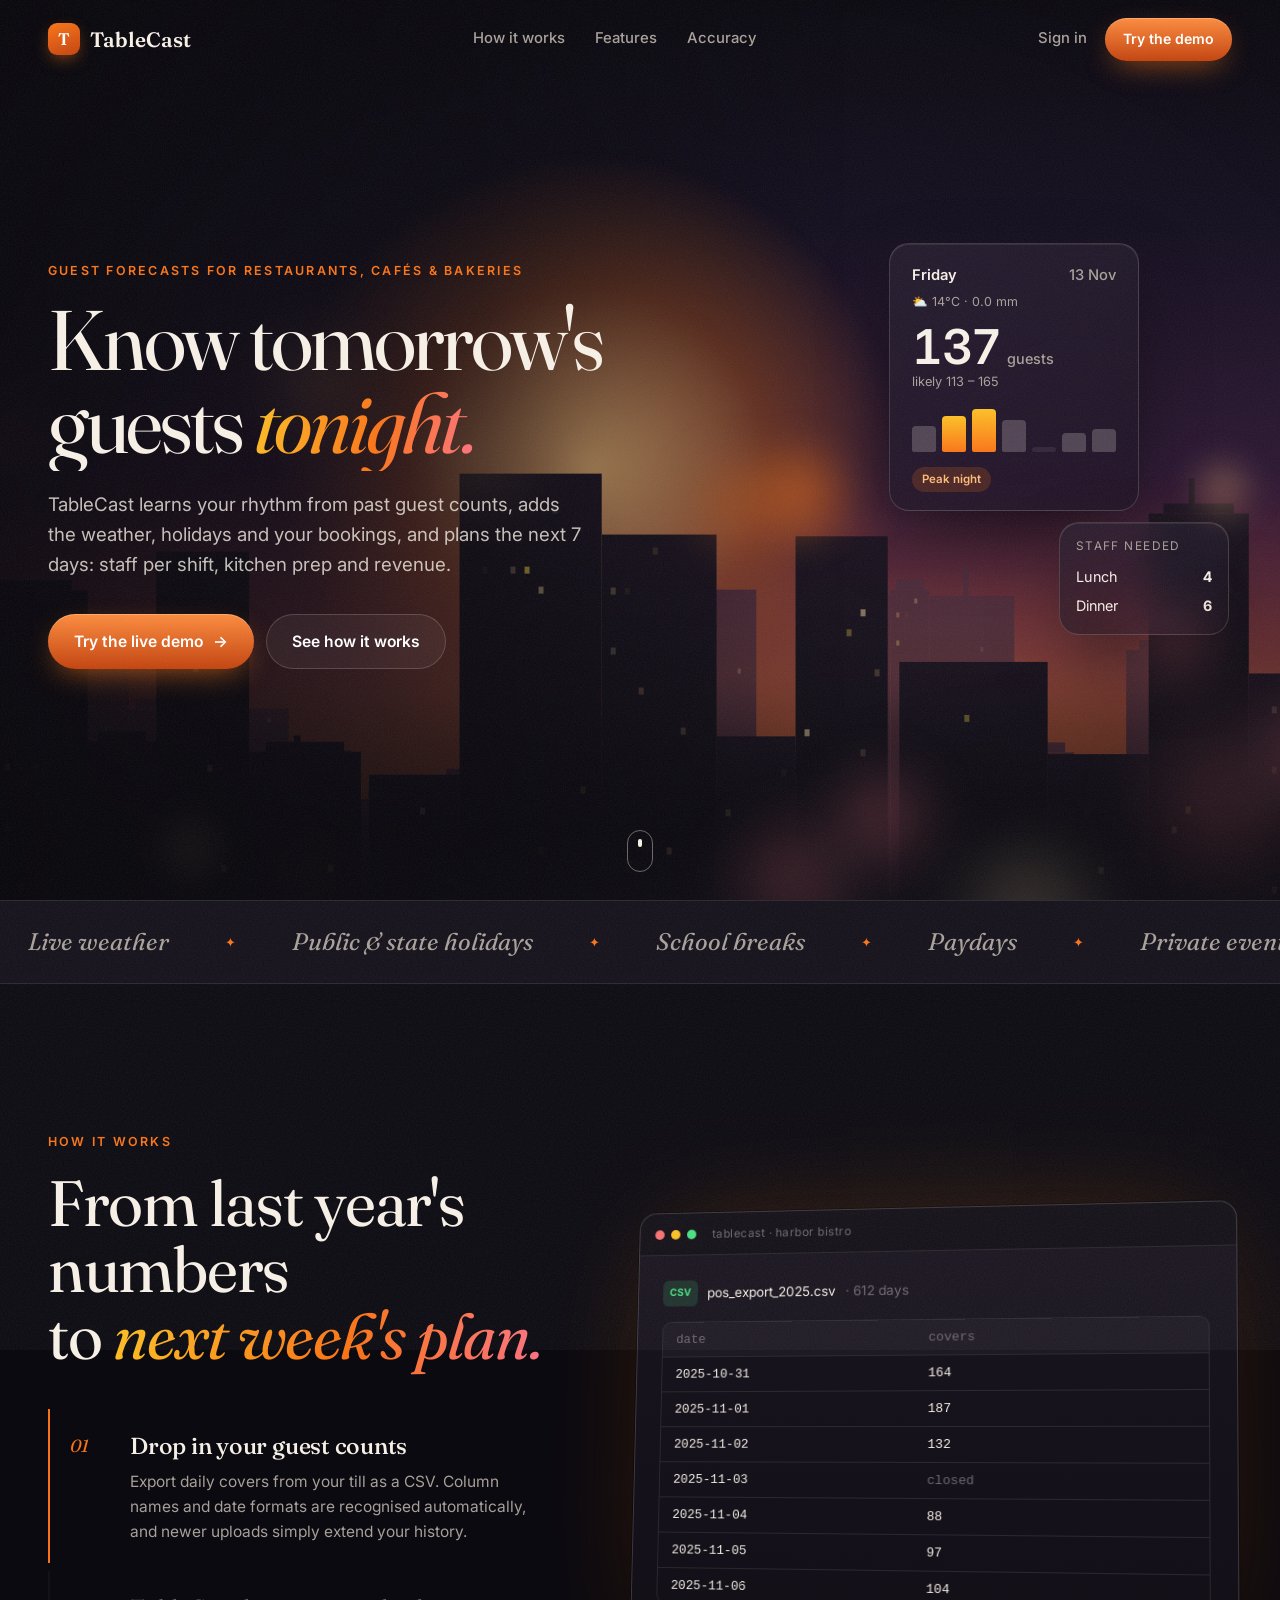
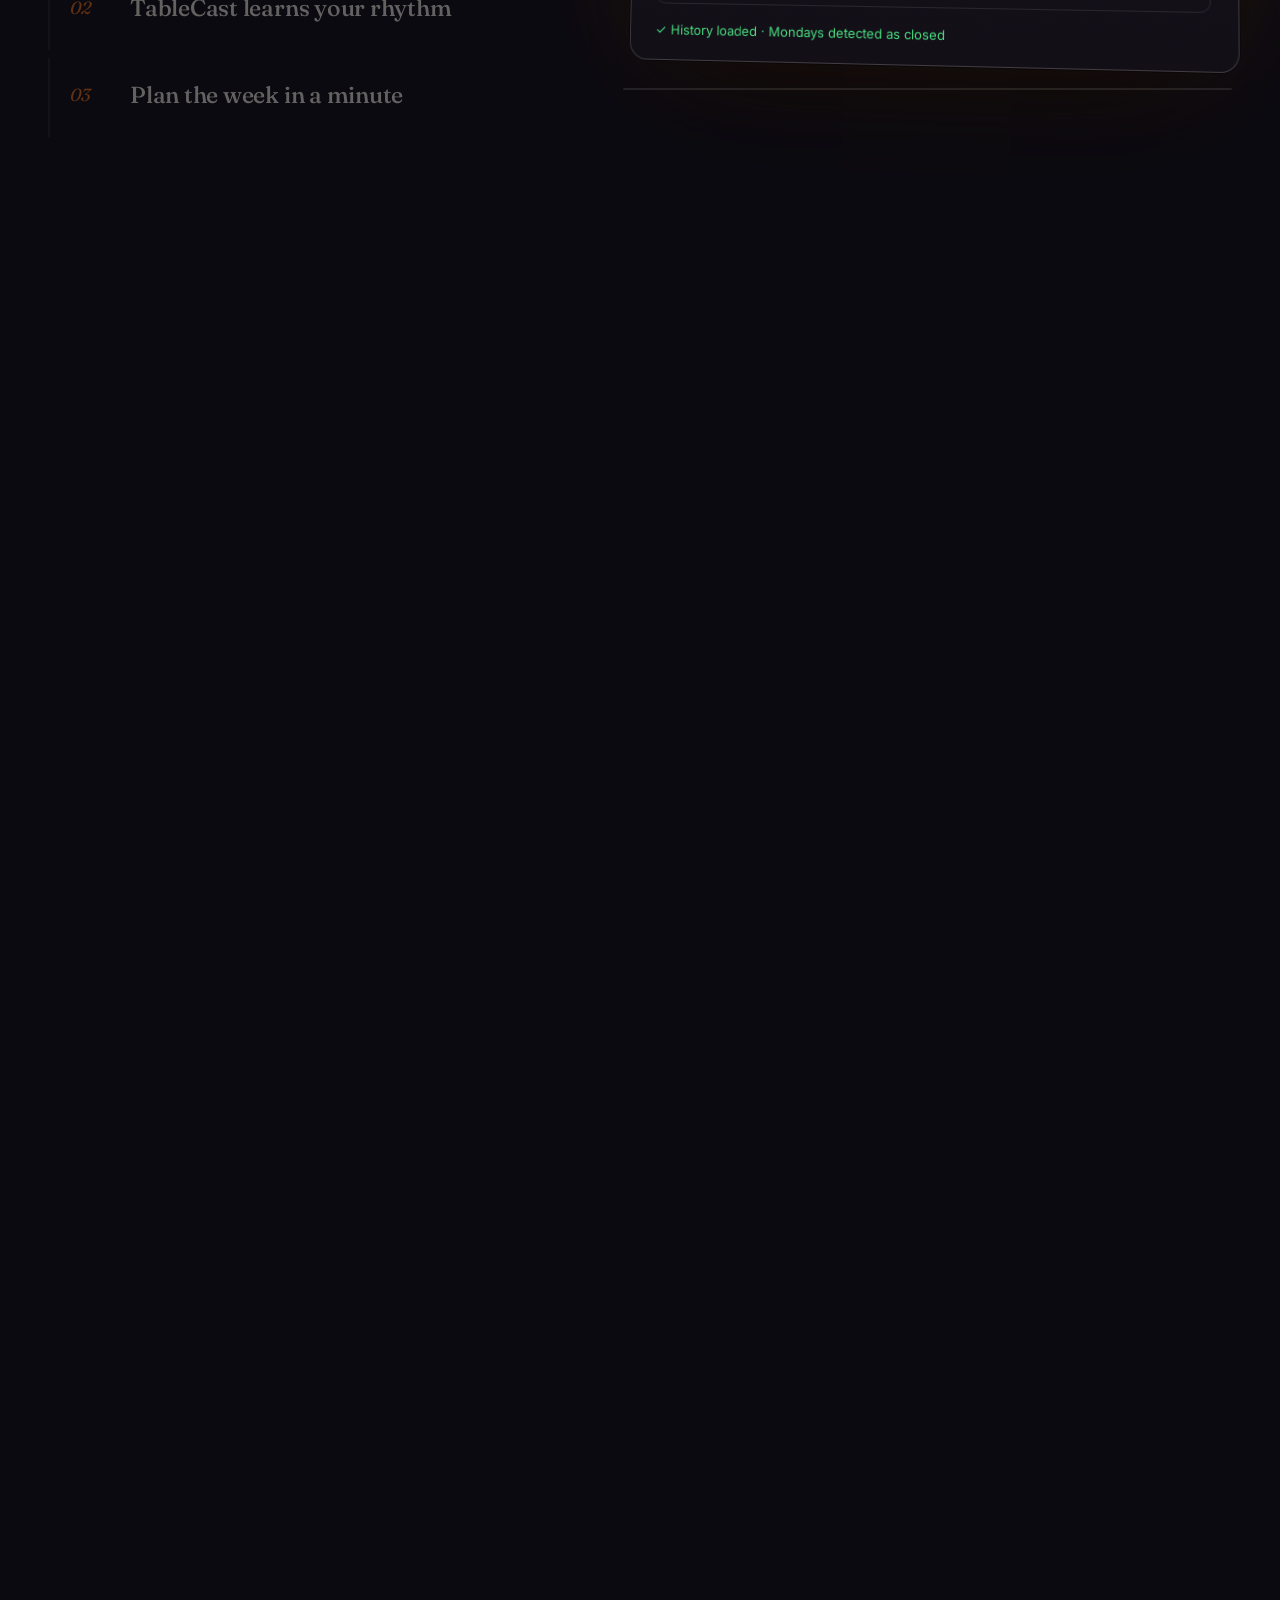
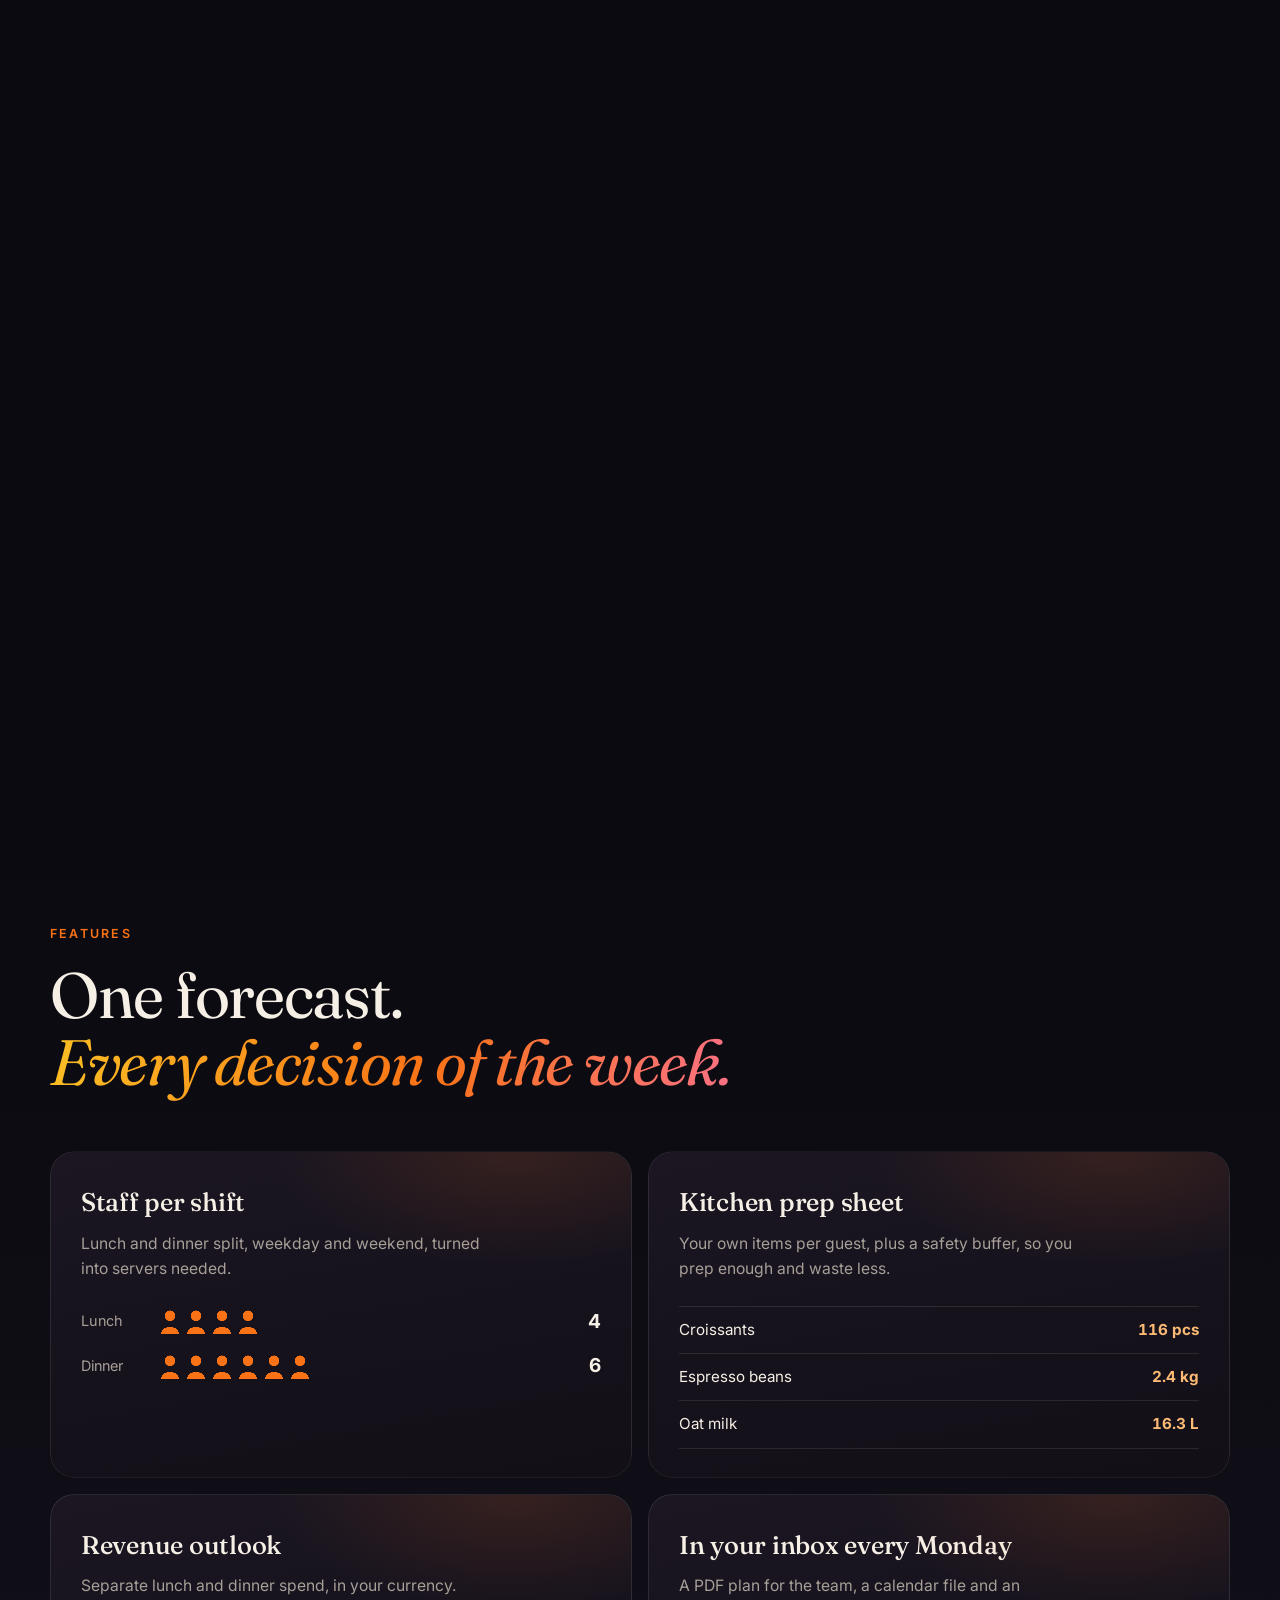
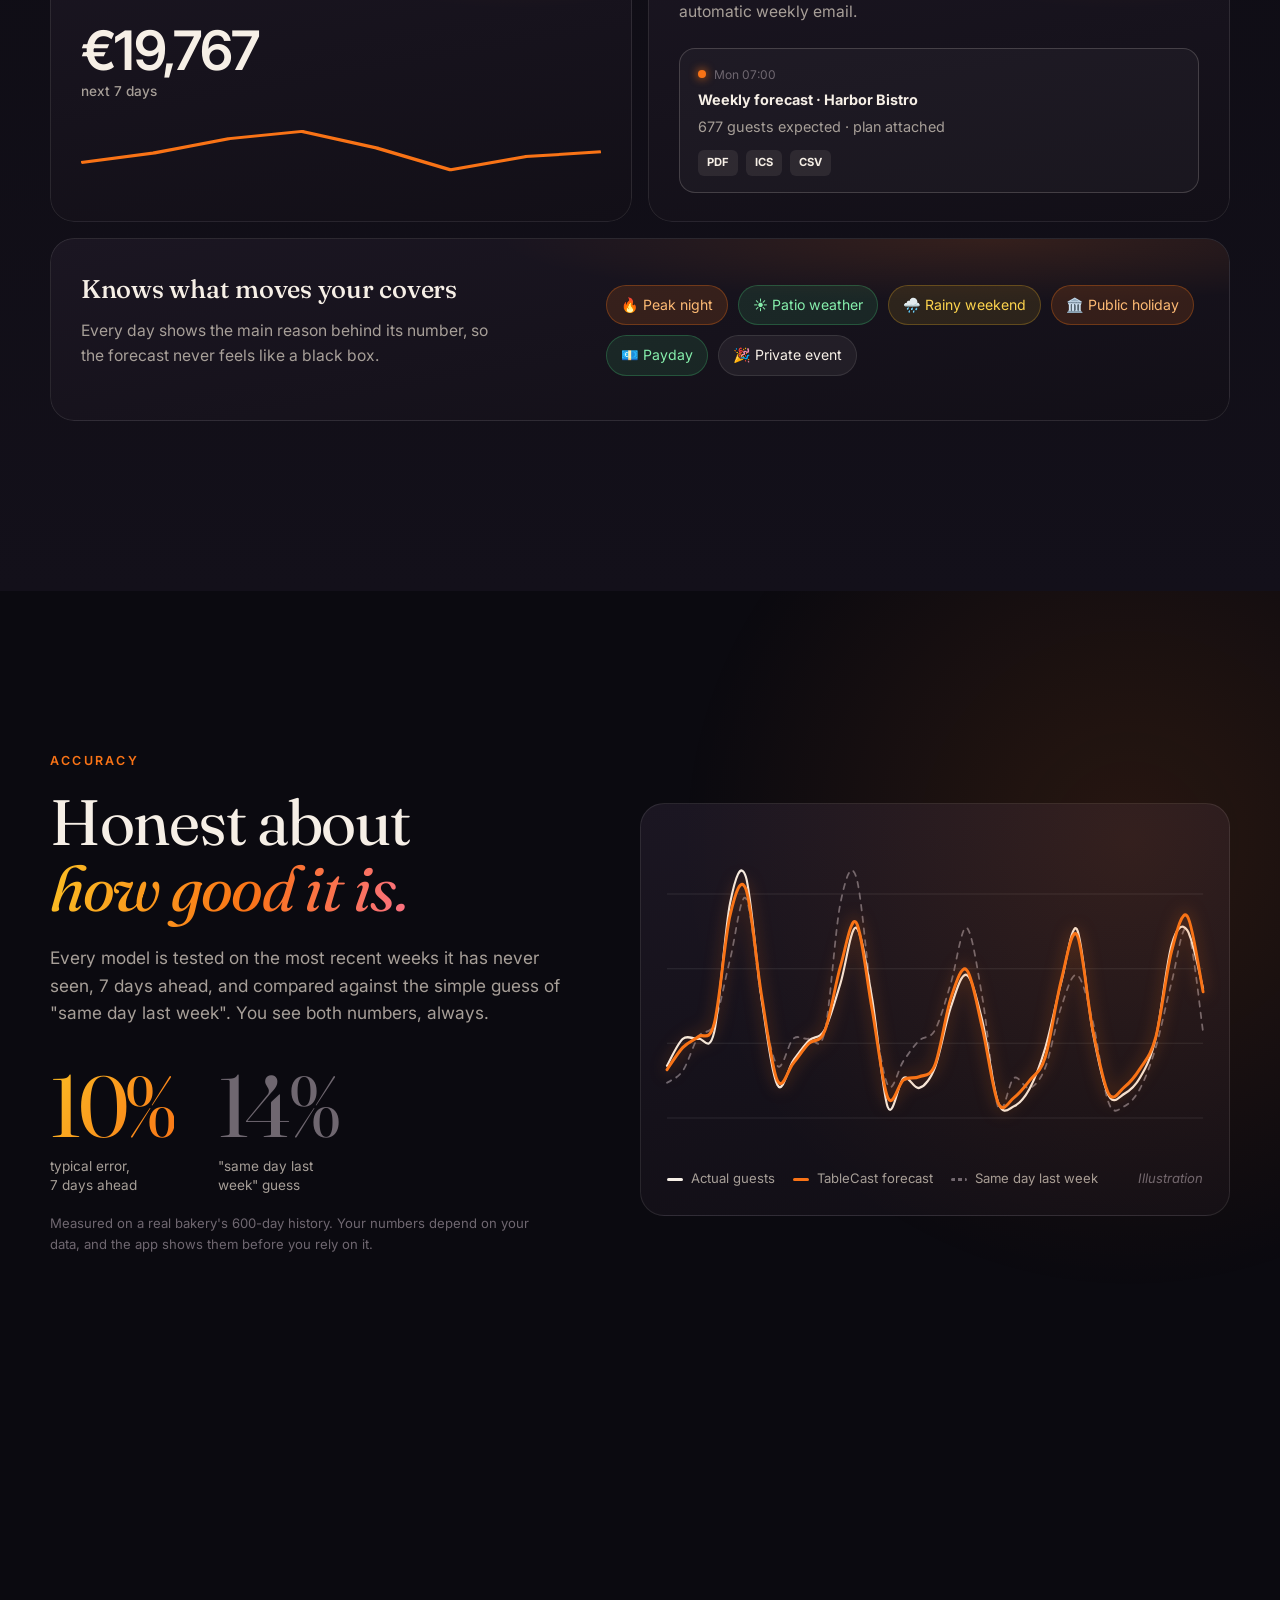
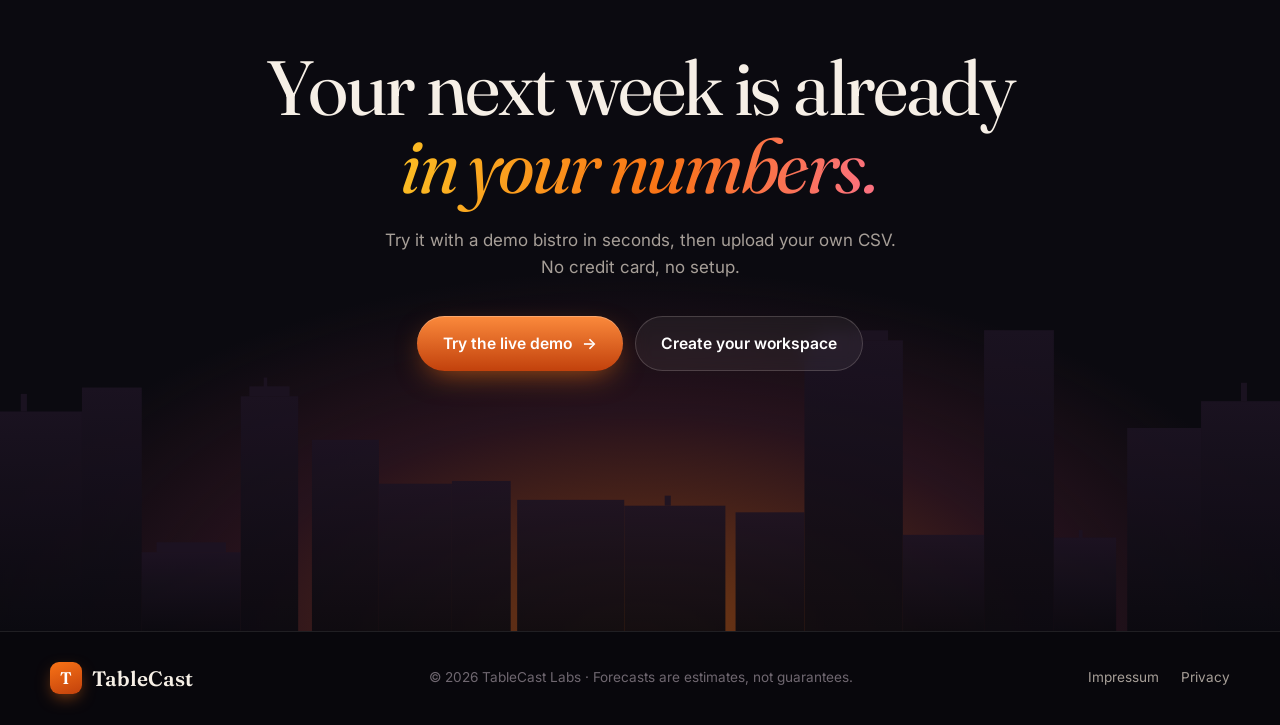
<file: website/index.html>
<!doctype html>
<html lang="en">
<head>
  <meta charset="utf-8">
  <meta name="viewport" content="width=device-width, initial-scale=1">
  <title>TableCast · Know tomorrow's guests tonight</title>
  <meta name="description" content="TableCast forecasts your restaurant's guests for the next 7 days, with weather, public holidays and your own events built in, and turns it into staffing, kitchen prep and revenue plans.">
  <meta property="og:type" content="website">
  <meta property="og:title" content="TableCast · Know tomorrow's guests tonight">
  <meta property="og:description" content="7-day guest forecasts for restaurants, cafés and bakeries, turned into staffing, prep and revenue plans.">
  <meta name="theme-color" content="#0B0A10">
  <link rel="icon" href="data:image/svg+xml,%3Csvg xmlns='http://www.w3.org/2000/svg' viewBox='0 0 64 64'%3E%3Crect width='64' height='64' rx='16' fill='%23C2410C'/%3E%3Ctext x='32' y='45' font-family='Georgia,serif' font-size='38' font-weight='600' fill='white' text-anchor='middle'%3ET%3C/text%3E%3C/svg%3E">
  <link rel="preconnect" href="https://fonts.googleapis.com">
  <link rel="preconnect" href="https://fonts.gstatic.com" crossorigin>
  <link href="https://fonts.googleapis.com/css2?family=Fraunces:ital,opsz,wght@0,9..144,400;0,9..144,600;1,9..144,400;1,9..144,500&family=Inter:wght@400;500;600&display=swap" rel="stylesheet">
  <link rel="stylesheet" href="assets/css/style.css">
  <noscript><style>
    .intro, .hero-title .intro, .reveal, .mask-reveal, .glass-card { opacity: 1 !important; transform: none !important; filter: none !important; clip-path: none !important; }
    .letterbox { display: none; }
  </style></noscript>
  <script>
    /* Where every "Try the demo" / "Sign in" button points. Change this to your app's address. */
    window.TABLECAST_APP_URL = "https://tablecastanalytics-5xhyep6wrgmbsqxlxm5mks.streamlit.app/";
  </script>
</head>
<body>
  <a class="skip" href="#how">Skip to content</a>

  <header class="nav" data-nav>
    <a class="brand" href="#top" aria-label="TableCast home"><span class="brand-mark">T</span><span>TableCast</span></a>
    <nav class="nav-links" aria-label="Main">
      <a href="#how">How it works</a>
      <a href="#features">Features</a>
      <a href="#accuracy">Accuracy</a>
    </nav>
    <div class="nav-cta">
      <a class="nav-signin" data-app-link href="https://tablecastanalytics-5xhyep6wrgmbsqxlxm5mks.streamlit.app/">Sign in</a>
      <a class="btn btn-small" data-app-link href="https://tablecastanalytics-5xhyep6wrgmbsqxlxm5mks.streamlit.app/">Try the demo</a>
    </div>
  </header>

  <main id="top">
    <!-- =========================================================== HERO -->
    <section class="hero" data-hero>
      <div class="letterbox letterbox-top" aria-hidden="true"></div>
      <div class="letterbox letterbox-bottom" aria-hidden="true"></div>

      <div class="scene" aria-hidden="true">
        <div class="layer sky" data-depth="0.04"></div>
        <div class="layer sun" data-depth="0.08"></div>
        <canvas class="layer city city-far" data-depth="0.16" data-city="far"></canvas>
        <div class="layer haze haze-far" data-depth="0.2"></div>
        <canvas class="layer city city-near" data-depth="0.3" data-city="near"></canvas>
        <div class="layer haze haze-near" data-depth="0.34"></div>

        <div class="layer cards" data-depth="0.55">
          <div class="glass-card card-main">
            <div class="gc-head"><span>Friday</span><span class="gc-date">13 Nov</span></div>
            <div class="gc-weather">⛅ 14°C · 0.0 mm</div>
            <div class="gc-big"><span data-count="137">137</span><small>guests</small></div>
            <div class="gc-range">likely 113 – 165</div>
            <div class="gc-bars">
              <i style="--h:.58"></i><i style="--h:.8" class="hot"></i><i style="--h:.95" class="hot"></i><i style="--h:.7"></i><i style="--h:.12" class="off"></i><i style="--h:.42"></i><i style="--h:.5"></i>
            </div>
            <span class="gc-tag">Peak night</span>
          </div>
          <div class="glass-card card-side">
            <div class="gc-label">Staff needed</div>
            <div class="gc-row"><span>Lunch</span><b>4</b></div>
            <div class="gc-row"><span>Dinner</span><b>6</b></div>
          </div>
        </div>

        <div class="layer bokeh" data-depth="0.9" data-bokeh></div>
        <div class="vignette"></div>
      </div>

      <div class="hero-copy" data-hero-copy>
        <p class="eyebrow intro" style="--i:0">Guest forecasts for restaurants, cafés &amp; bakeries</p>
        <h1 class="hero-title">
          <span class="line"><span class="intro" style="--i:1">Know tomorrow's</span></span>
          <span class="line"><span class="intro" style="--i:2">guests <em>tonight.</em></span></span>
        </h1>
        <p class="hero-sub intro" style="--i:3">
          TableCast learns your rhythm from past guest counts, adds the weather, holidays and your bookings,
          and plans the next 7 days: staff per shift, kitchen prep and revenue.
        </p>
        <div class="hero-ctas intro" style="--i:4">
          <a class="btn" data-app-link href="https://tablecastanalytics-5xhyep6wrgmbsqxlxm5mks.streamlit.app/">Try the live demo <span aria-hidden="true">→</span></a>
          <a class="btn btn-ghost" href="#how">See how it works</a>
        </div>
      </div>

      <a class="scroll-cue" href="#ticker" aria-label="Scroll down"><span></span></a>
    </section>

    <!-- =========================================================== TICKER -->
    <section class="ticker" id="ticker" aria-label="What TableCast takes into account">
      <div class="ticker-track">
        <ul>
          <li>Live weather</li><li>Public &amp; state holidays</li><li>School breaks</li><li>Paydays</li>
          <li>Private events</li><li>Regular closing days</li><li>Seasons &amp; trends</li><li>Lunch vs. dinner</li>
        </ul>
        <ul aria-hidden="true">
          <li>Live weather</li><li>Public &amp; state holidays</li><li>School breaks</li><li>Paydays</li>
          <li>Private events</li><li>Regular closing days</li><li>Seasons &amp; trends</li><li>Lunch vs. dinner</li>
        </ul>
      </div>
    </section>

    <!-- =========================================================== HOW IT WORKS -->
    <section class="story" id="how" data-story data-active="0">
      <div class="story-sticky">
        <div class="story-text">
          <p class="eyebrow">How it works</p>
          <h2 class="section-title reveal">From last year's numbers<br>to <em>next week's plan.</em></h2>
          <ol class="story-steps">
            <li data-step="0">
              <span class="num">01</span>
              <div><h3>Drop in your guest counts</h3>
              <p>Export daily covers from your till as a CSV. Column names and date formats are recognised automatically, and newer uploads simply extend your history.</p></div>
            </li>
            <li data-step="1">
              <span class="num">02</span>
              <div><h3>TableCast learns your rhythm</h3>
              <p>Weekdays, seasons, weather, holidays, school breaks, paydays and closing days. Then it tests itself on recent weeks it has never seen.</p></div>
            </li>
            <li data-step="2">
              <span class="num">03</span>
              <div><h3>Plan the week in a minute</h3>
              <p>Guests per day with a realistic range, staff per shift, prep quantities and revenue, as a dashboard, PDF, calendar and weekly email.</p></div>
            </li>
          </ol>
        </div>

        <div class="story-screen" aria-hidden="true">
          <div class="screen">
            <div class="screen-bar"><i></i><i></i><i></i><span>tablecast · harbor bistro</span></div>
            <div class="screen-body">
              <div class="pane pane-csv">
                <div class="csv-file"><span class="csv-icon">CSV</span> pos_export_2025.csv <em>· 612 days</em></div>
                <div class="csv-table">
                  <div class="csv-row csv-head"><span>date</span><span>covers</span></div>
                  <div class="csv-row" style="--r:0"><span>2025-10-31</span><span>164</span></div>
                  <div class="csv-row" style="--r:1"><span>2025-11-01</span><span>187</span></div>
                  <div class="csv-row" style="--r:2"><span>2025-11-02</span><span>132</span></div>
                  <div class="csv-row" style="--r:3"><span>2025-11-03</span><span class="muted">closed</span></div>
                  <div class="csv-row" style="--r:4"><span>2025-11-04</span><span>88</span></div>
                  <div class="csv-row" style="--r:5"><span>2025-11-05</span><span>97</span></div>
                  <div class="csv-row" style="--r:6"><span>2025-11-06</span><span>104</span></div>
                </div>
                <div class="csv-done">✓ History loaded · Mondays detected as closed</div>
              </div>

              <div class="pane pane-learn">
                <svg viewBox="0 0 400 220" class="learn-chart" preserveAspectRatio="none">
                  <path class="grid" d="M0 55H400M0 110H400M0 165H400"/>
                  <path class="wave wave-a" data-wave="a"/>
                  <path class="wave wave-b" data-wave="b"/>
                </svg>
                <div class="signals">
                  <span style="--s:0">☀️ Weather</span><span style="--s:1">🏛️ Holidays</span><span style="--s:2">🎒 School breaks</span>
                  <span style="--s:3">💶 Paydays</span><span style="--s:4">🎉 Events</span><span style="--s:5">🔒 Closures</span>
                </div>
                <div class="learn-score">Tested on unseen weeks · <b>beats "same day last week"</b></div>
              </div>

              <div class="pane pane-plan">
                <div class="plan-days">
                  <div class="pd" style="--d:0"><b>Thu</b><span>100</span><i style="--h:.55"></i></div>
                  <div class="pd hot" style="--d:1"><b>Fri</b><span>137</span><i style="--h:.78"></i></div>
                  <div class="pd hot" style="--d:2"><b>Sat</b><span>162</span><i style="--h:.92"></i></div>
                  <div class="pd" style="--d:3"><b>Sun</b><span>120</span><i style="--h:.68"></i></div>
                  <div class="pd off" style="--d:4"><b>Mon</b><span>–</span><i style="--h:.04"></i></div>
                  <div class="pd" style="--d:5"><b>Tue</b><span>71</span><i style="--h:.4"></i></div>
                  <div class="pd" style="--d:6"><b>Wed</b><span>87</span><i style="--h:.49"></i></div>
                </div>
                <div class="plan-sums">
                  <div><small>Guests</small><b>677</b></div>
                  <div><small>Revenue</small><b>€19.8k</b></div>
                  <div><small>Peak staff</small><b>7</b></div>
                </div>
              </div>
            </div>
          </div>
          <div class="story-progress"><i></i></div>
        </div>
      </div>
    </section>

    <!-- =========================================================== FEATURES -->
    <section class="features" id="features">
      <div class="wrap">
        <p class="eyebrow">Features</p>
        <h2 class="section-title reveal">One forecast.<br><em>Every decision of the week.</em></h2>

        <div class="bento">
          <article class="tile tile-staff mask-reveal">
            <h3>Staff per shift</h3>
            <p>Lunch and dinner split, weekday and weekend, turned into servers needed.</p>
            <div class="staff-viz" aria-hidden="true">
              <div><span>Lunch</span><div class="people" style="--n:4"></div><b>4</b></div>
              <div><span>Dinner</span><div class="people" style="--n:6"></div><b>6</b></div>
            </div>
          </article>

          <article class="tile tile-prep mask-reveal">
            <h3>Kitchen prep sheet</h3>
            <p>Your own items per guest, plus a safety buffer, so you prep enough and waste less.</p>
            <ul class="prep-list" aria-hidden="true">
              <li><span>Croissants</span><b>116 pcs</b></li>
              <li><span>Espresso beans</span><b>2.4 kg</b></li>
              <li><span>Oat milk</span><b>16.3 L</b></li>
            </ul>
          </article>

          <article class="tile tile-rev mask-reveal">
            <h3>Revenue outlook</h3>
            <p>Separate lunch and dinner spend, in your currency.</p>
            <div class="rev-big" aria-hidden="true">€19,767<small>next 7 days</small></div>
            <svg class="spark" viewBox="0 0 200 50" preserveAspectRatio="none" aria-hidden="true"><path pathLength="1" d="M0 38 L28 30 L57 18 L85 12 L114 26 L142 44 L171 33 L200 29"/></svg>
          </article>

          <article class="tile tile-mail mask-reveal">
            <h3>In your inbox every Monday</h3>
            <p>A PDF plan for the team, a calendar file and an automatic weekly email.</p>
            <div class="mail" aria-hidden="true">
              <div class="mail-top"><span class="dot"></span>Mon 07:00</div>
              <b>Weekly forecast · Harbor Bistro</b>
              <span>677 guests expected · plan attached</span>
              <div class="mail-files"><i>PDF</i><i>ICS</i><i>CSV</i></div>
            </div>
          </article>

          <article class="tile tile-wide mask-reveal">
            <div>
              <h3>Knows what moves your covers</h3>
              <p>Every day shows the main reason behind its number, so the forecast never feels like a black box.</p>
            </div>
            <div class="why-tags" aria-hidden="true">
              <span class="t-accent">🔥 Peak night</span><span class="t-good">☀️ Patio weather</span><span class="t-warn">🌧️ Rainy weekend</span>
              <span class="t-accent">🏛️ Public holiday</span><span class="t-good">💶 Payday</span><span>🎉 Private event</span>
            </div>
          </article>
        </div>
      </div>
    </section>

    <!-- =========================================================== ACCURACY -->
    <section class="accuracy" id="accuracy" data-accuracy>
      <div class="wrap accuracy-grid">
        <div>
          <p class="eyebrow">Accuracy</p>
          <h2 class="section-title reveal">Honest about<br><em>how good it is.</em></h2>
          <p class="lead reveal">Every model is tested on the most recent weeks it has never seen, 7 days ahead,
            and compared against the simple guess of "same day last week". You see both numbers, always.</p>
          <div class="stats">
            <div class="stat"><b><span data-countup="10">10</span>%</b><small>typical error,<br>7 days ahead</small></div>
            <div class="stat stat-muted"><b><span data-countup="14">14</span>%</b><small>"same day last<br>week" guess</small></div>
          </div>
          <p class="footnote">Measured on a real bakery's 600-day history. Your numbers depend on your data, and the app shows them before you rely on it.</p>
        </div>
        <figure class="acc-chart" aria-label="Chart: forecast follows actual guests more closely than last week's numbers">
          <svg viewBox="0 0 560 300" preserveAspectRatio="none" data-acc-chart>
            <path class="grid" d="M0 60H560M0 130H560M0 200H560M0 270H560"/>
            <path class="line-base" data-series="baseline"/>
            <path class="line-actual" data-series="actual"/>
            <path class="line-pred" data-series="forecast"/>
          </svg>
          <figcaption>
            <span class="lg lg-actual">Actual guests</span>
            <span class="lg lg-pred">TableCast forecast</span>
            <span class="lg lg-base">Same day last week</span>
            <span class="lg-note">Illustration</span>
          </figcaption>
        </figure>
      </div>
    </section>

    <!-- =========================================================== FINAL CTA -->
    <section class="finale">
      <canvas class="finale-city" data-city="finale" aria-hidden="true"></canvas>
      <div class="finale-glow" aria-hidden="true"></div>
      <div class="wrap finale-inner">
        <h2 class="finale-title reveal">Your next week is already<br><em>in your numbers.</em></h2>
        <p class="reveal">Try it with a demo bistro in seconds, then upload your own CSV. No credit card, no setup.</p>
        <div class="hero-ctas reveal">
          <a class="btn" data-app-link href="https://tablecastanalytics-5xhyep6wrgmbsqxlxm5mks.streamlit.app/">Try the live demo <span aria-hidden="true">→</span></a>
          <a class="btn btn-ghost" data-app-link href="https://tablecastanalytics-5xhyep6wrgmbsqxlxm5mks.streamlit.app/">Create your workspace</a>
        </div>
      </div>
    </section>
  </main>

  <footer class="footer">
    <div class="wrap footer-inner">
      <a class="brand" href="#top"><span class="brand-mark">T</span><span>TableCast</span></a>
      <p>© <span data-year></span> TableCast Labs · Forecasts are estimates, not guarantees.</p>
      <nav aria-label="Legal"><a href="impressum.html">Impressum</a><a href="privacy.html">Privacy</a></nav>
    </div>
  </footer>

  <script src="assets/js/main.js" defer></script>
</body>
</html>
</file>
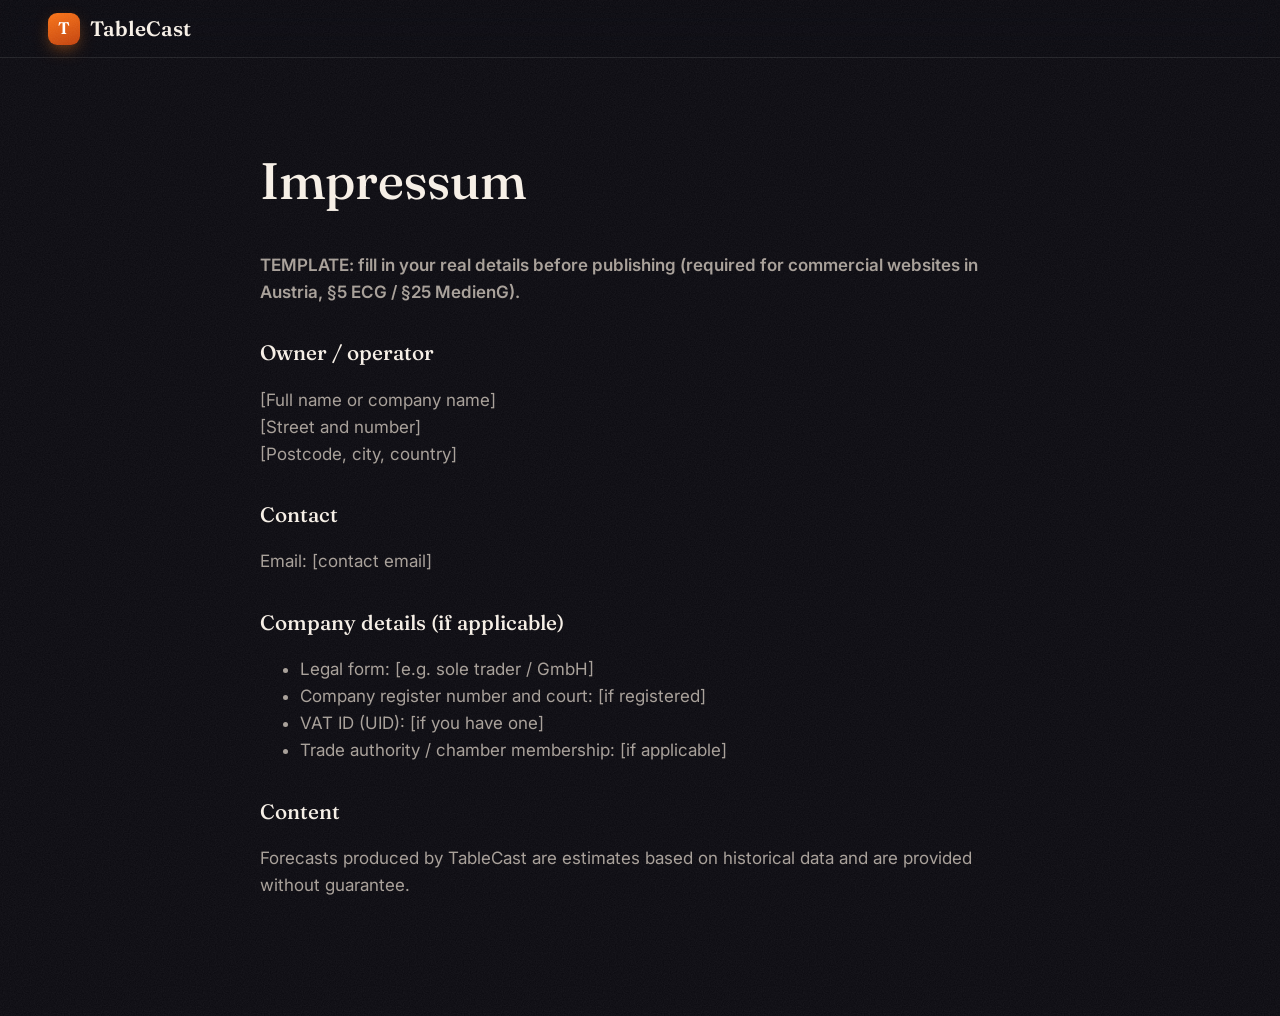
<file: website/impressum.html>
<!doctype html>
<html lang="en">
<head>
  <meta charset="utf-8">
  <meta name="viewport" content="width=device-width, initial-scale=1">
  <title>Impressum · TableCast</title>
  <meta name="robots" content="noindex">
  <link href="https://fonts.googleapis.com/css2?family=Fraunces:opsz,wght@9..144,400;9..144,600&family=Inter:wght@400;500;600&display=swap" rel="stylesheet">
  <link rel="stylesheet" href="assets/css/style.css">
  <style>
    .legal { width: min(760px, 100% - 2 * var(--gutter)); margin: 0 auto; padding: 140px 0 100px; }
    .legal h1 { font-family: var(--serif); font-size: clamp(2.2rem, 5vw, 3.2rem); margin-bottom: 30px; }
    .legal h2 { font-family: var(--serif); font-size: 1.3rem; margin: 30px 0 8px; }
    .legal p, .legal li { color: var(--muted); }
    .todo { color: var(--gold); font-weight: 600; }
  </style>
</head>
<body>
  <header class="nav is-scrolled"><a class="brand" href="index.html"><span class="brand-mark">T</span><span>TableCast</span></a></header>
  <main class="legal">
    <h1>Impressum</h1>
    <p class="todo">TEMPLATE: fill in your real details before publishing (required for commercial websites in Austria, §5 ECG / §25 MedienG).</p>
    <h2>Owner / operator</h2>
    <p>[Full name or company name]<br>[Street and number]<br>[Postcode, city, country]</p>
    <h2>Contact</h2>
    <p>Email: [contact email]</p>
    <h2>Company details (if applicable)</h2>
    <ul>
      <li>Legal form: [e.g. sole trader / GmbH]</li>
      <li>Company register number and court: [if registered]</li>
      <li>VAT ID (UID): [if you have one]</li>
      <li>Trade authority / chamber membership: [if applicable]</li>
    </ul>
    <h2>Content</h2>
    <p>Forecasts produced by TableCast are estimates based on historical data and are provided without guarantee.</p>
  </main>
</body>
</html>
</file>
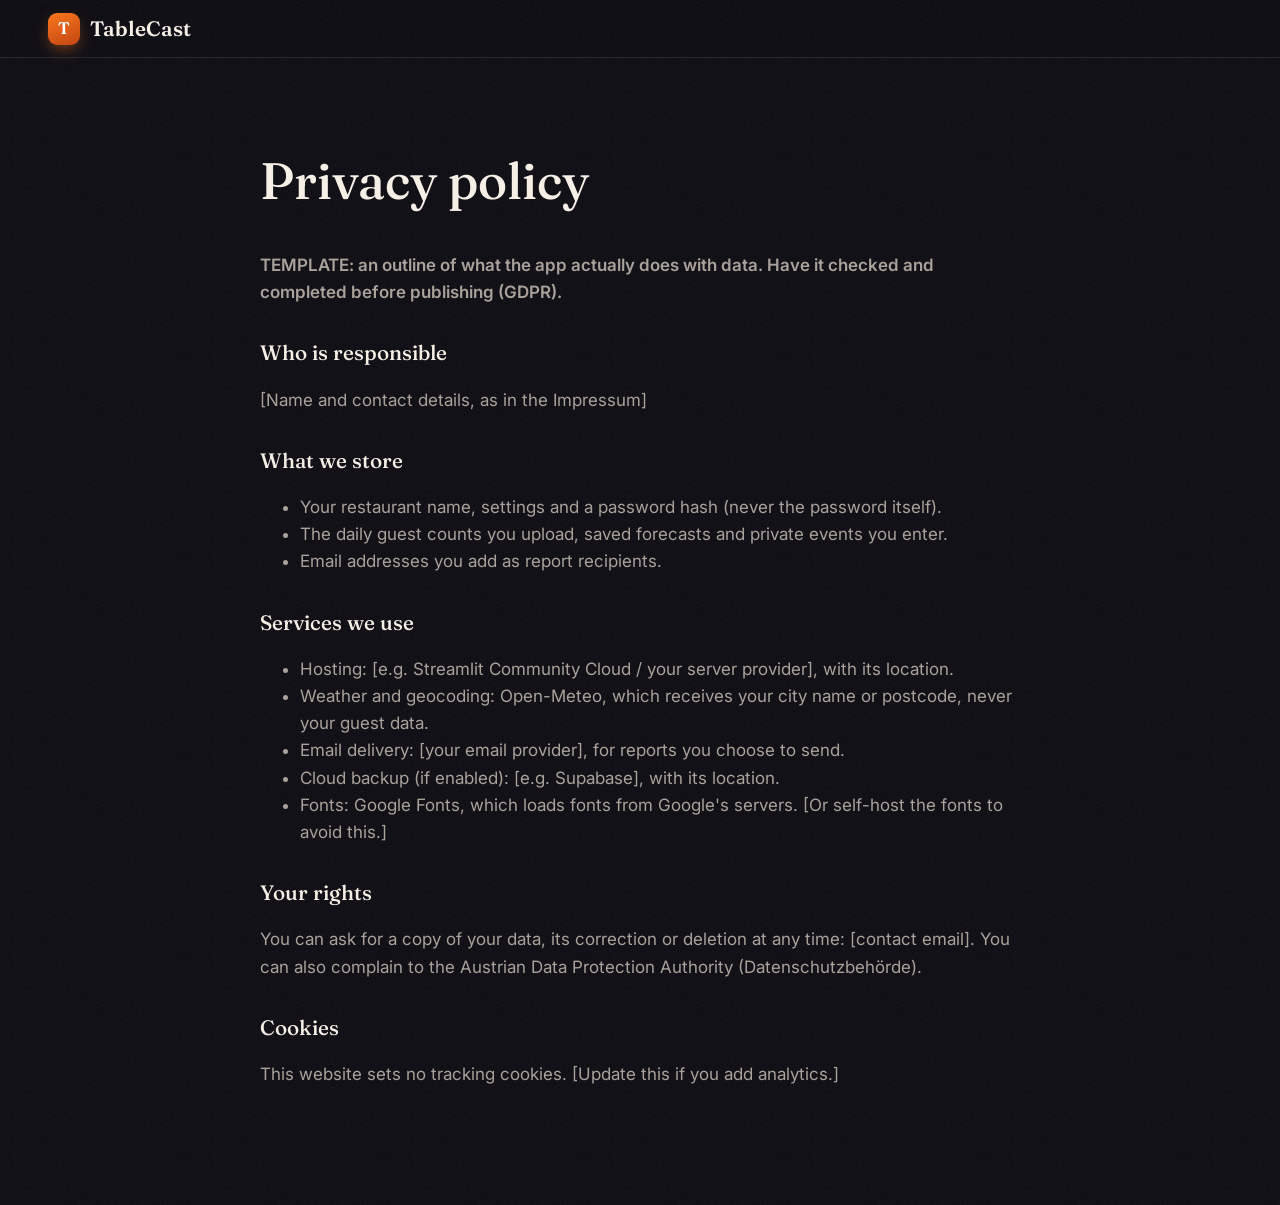
<file: website/privacy.html>
<!doctype html>
<html lang="en">
<head>
  <meta charset="utf-8">
  <meta name="viewport" content="width=device-width, initial-scale=1">
  <title>Privacy · TableCast</title>
  <meta name="robots" content="noindex">
  <link href="https://fonts.googleapis.com/css2?family=Fraunces:opsz,wght@9..144,400;9..144,600&family=Inter:wght@400;500;600&display=swap" rel="stylesheet">
  <link rel="stylesheet" href="assets/css/style.css">
  <style>
    .legal { width: min(760px, 100% - 2 * var(--gutter)); margin: 0 auto; padding: 140px 0 100px; }
    .legal h1 { font-family: var(--serif); font-size: clamp(2.2rem, 5vw, 3.2rem); margin-bottom: 30px; }
    .legal h2 { font-family: var(--serif); font-size: 1.3rem; margin: 30px 0 8px; }
    .legal p, .legal li { color: var(--muted); }
    .todo { color: var(--gold); font-weight: 600; }
  </style>
</head>
<body>
  <header class="nav is-scrolled"><a class="brand" href="index.html"><span class="brand-mark">T</span><span>TableCast</span></a></header>
  <main class="legal">
    <h1>Privacy policy</h1>
    <p class="todo">TEMPLATE: an outline of what the app actually does with data. Have it checked and completed before publishing (GDPR).</p>
    <h2>Who is responsible</h2>
    <p>[Name and contact details, as in the Impressum]</p>
    <h2>What we store</h2>
    <ul>
      <li>Your restaurant name, settings and a password hash (never the password itself).</li>
      <li>The daily guest counts you upload, saved forecasts and private events you enter.</li>
      <li>Email addresses you add as report recipients.</li>
    </ul>
    <h2>Services we use</h2>
    <ul>
      <li>Hosting: [e.g. Streamlit Community Cloud / your server provider], with its location.</li>
      <li>Weather and geocoding: Open-Meteo, which receives your city name or postcode, never your guest data.</li>
      <li>Email delivery: [your email provider], for reports you choose to send.</li>
      <li>Cloud backup (if enabled): [e.g. Supabase], with its location.</li>
      <li>Fonts: Google Fonts, which loads fonts from Google's servers. [Or self-host the fonts to avoid this.]</li>
    </ul>
    <h2>Your rights</h2>
    <p>You can ask for a copy of your data, its correction or deletion at any time: [contact email]. You can also complain to the Austrian Data Protection Authority (Datenschutzbehörde).</p>
    <h2>Cookies</h2>
    <p>This website sets no tracking cookies. [Update this if you add analytics.]</p>
  </main>
</body>
</html>
</file>
<file: website/assets/css/style.css>
/* =========================================================================
   TableCast landing page
   Cinematic dusk palette, layered depth, slow camera-like motion.
   ========================================================================= */
:root {
  --night: #0B0A10;
  --night-2: #13101A;
  --night-3: #1B1622;
  --plum: #2A1530;
  --ember: #F97316;
  --ember-deep: #C2410C;
  --gold: #FBBF24;
  --cream: #F6EFE6;
  --muted: #A79F98;
  --dim: #6F6770;
  --line: rgba(246, 239, 230, 0.10);
  --line-2: rgba(246, 239, 230, 0.18);
  --glass: rgba(28, 22, 34, 0.55);
  --good: #4ADE80;
  --warn: #FBBF24;

  --serif: 'Fraunces', Georgia, 'Times New Roman', serif;
  --sans: 'Inter', system-ui, -apple-system, 'Segoe UI', sans-serif;

  /* Motion: slow-out curves feel like a camera settling, not a UI snapping. */
  --ease-out: cubic-bezier(0.16, 1, 0.3, 1);
  --ease-cine: cubic-bezier(0.77, 0, 0.18, 1);
  --gutter: clamp(16px, 4vw, 48px);
}

*, *::before, *::after { box-sizing: border-box; }
html { scroll-behavior: smooth; -webkit-text-size-adjust: 100%; }
body {
  margin: 0;
  background: var(--night);
  color: var(--cream);
  font-family: var(--sans);
  font-size: 17px;
  line-height: 1.6;
  -webkit-font-smoothing: antialiased;
  overflow-x: hidden;
}
/* Film grain over everything: the single biggest "cinematic" cue. */
body::after {
  content: "";
  position: fixed;
  inset: -50%;
  pointer-events: none;
  z-index: 100;
  opacity: 0.07;
  background-image: url("data:image/svg+xml,%3Csvg xmlns='http://www.w3.org/2000/svg' width='200' height='200'%3E%3Cfilter id='n'%3E%3CfeTurbulence type='fractalNoise' baseFrequency='0.85' numOctaves='3' stitchTiles='stitch'/%3E%3CfeColorMatrix values='0 0 0 0 1 0 0 0 0 1 0 0 0 0 1 0 0 0 0.9 0'/%3E%3C/filter%3E%3Crect width='100%25' height='100%25' filter='url(%23n)'/%3E%3C/svg%3E");
  animation: grain 0.9s steps(6) infinite;
}
@keyframes grain {
  0% { transform: translate(0, 0); } 20% { transform: translate(-3%, 2%); } 40% { transform: translate(2%, -3%); }
  60% { transform: translate(-2%, -1%); } 80% { transform: translate(3%, 3%); } 100% { transform: translate(0, 0); }
}

a { color: inherit; }
img, svg, canvas { display: block; }
h1, h2, h3 { margin: 0; font-weight: 500; }
em { font-style: italic; }
.wrap { width: min(1180px, 100% - 2 * var(--gutter)); margin-inline: auto; }
.skip { position: absolute; left: -999px; top: 8px; z-index: 200; background: var(--cream); color: var(--night); padding: 8px 14px; border-radius: 8px; }
.skip:focus { left: 8px; }
:focus-visible { outline: 2px solid var(--ember); outline-offset: 3px; border-radius: 6px; }

.eyebrow {
  margin: 0 0 18px;
  font-size: 0.78rem;
  font-weight: 600;
  letter-spacing: 0.18em;
  text-transform: uppercase;
  color: var(--ember);
}
.section-title {
  font-family: var(--serif);
  font-weight: 400;
  font-size: clamp(2.2rem, 5vw, 4rem);
  line-height: 1.04;
  letter-spacing: -0.02em;
}
.section-title em, .hero-title em, .finale-title em {
  font-weight: 400;
  background: linear-gradient(100deg, var(--gold), var(--ember) 55%, #FB7185);
  -webkit-background-clip: text;
  background-clip: text;
  color: transparent;
  padding-right: 0.06em;
}
.lead { color: var(--muted); font-size: 1.08rem; max-width: 34rem; }

/* ----------------------------------------------------------------- buttons */
.btn {
  display: inline-flex;
  align-items: center;
  gap: 10px;
  padding: 15px 26px;
  border-radius: 999px;
  background: linear-gradient(180deg, #FB8A3C, var(--ember-deep));
  color: #fff;
  font-weight: 600;
  font-size: 0.98rem;
  text-decoration: none;
  cursor: pointer;
  box-shadow: 0 10px 30px -10px rgba(249, 115, 22, 0.7), inset 0 1px 0 rgba(255, 255, 255, 0.25);
  transition: transform 0.5s var(--ease-out), box-shadow 0.5s var(--ease-out);
}
.btn:hover { transform: translateY(-2px); box-shadow: 0 16px 40px -10px rgba(249, 115, 22, 0.85), inset 0 1px 0 rgba(255, 255, 255, 0.25); }
.btn span { transition: transform 0.5s var(--ease-out); }
.btn:hover span { transform: translateX(4px); }
.btn-ghost {
  background: rgba(246, 239, 230, 0.06);
  box-shadow: inset 0 0 0 1px var(--line-2);
  backdrop-filter: blur(8px);
}
.btn-ghost:hover { background: rgba(246, 239, 230, 0.12); box-shadow: inset 0 0 0 1px rgba(246, 239, 230, 0.35); }
.btn-small { padding: 10px 18px; font-size: 0.88rem; }

/* ----------------------------------------------------------------- nav */
.nav {
  position: fixed;
  inset: 0 0 auto;
  z-index: 50;
  display: flex;
  align-items: center;
  justify-content: space-between;
  gap: 16px;
  padding: 18px var(--gutter);
  transition: background 0.6s ease, padding 0.6s var(--ease-out), border-color 0.6s ease;
  border-bottom: 1px solid transparent;
}
.nav.is-scrolled {
  padding-block: 12px;
  background: rgba(11, 10, 16, 0.72);
  backdrop-filter: blur(14px) saturate(1.3);
  border-bottom-color: var(--line);
}
.brand { display: inline-flex; align-items: center; gap: 10px; text-decoration: none; font-family: var(--serif); font-size: 1.3rem; font-weight: 600; }
.brand-mark {
  display: grid;
  place-items: center;
  width: 32px;
  height: 32px;
  border-radius: 9px;
  background: linear-gradient(160deg, var(--ember), var(--ember-deep));
  color: #fff;
  font-size: 1.05rem;
  box-shadow: 0 6px 18px -6px rgba(249, 115, 22, 0.8);
}
.nav-links { display: flex; gap: 30px; }
.nav-links a, .nav-signin { color: var(--muted); text-decoration: none; font-size: 0.93rem; font-weight: 500; transition: color 0.3s; }
.nav-links a:hover, .nav-signin:hover { color: var(--cream); }
.nav-cta { display: flex; align-items: center; gap: 18px; }
.nav-signin { cursor: pointer; }

/* ----------------------------------------------------------------- hero */
.hero {
  position: relative;
  height: 100vh;
  height: 100svh;
  min-height: 640px;
  overflow: hidden;
  isolation: isolate;
  --p: 0; --mx: 0; --my: 0;
}
.scene { position: absolute; inset: 0; z-index: -1; }
.layer {
  position: absolute;
  inset: -6%;
  width: 112%;
  height: 112%;
  will-change: transform;
  transform:
    translate3d(calc(var(--mx) * var(--d, 0) * -28px), calc(var(--p) * var(--d, 0) * 220px + var(--my) * var(--d, 0) * -16px), 0)
    scale(calc(1 + var(--p) * var(--d, 0) * 0.7));
}
.sky {
  background:
    radial-gradient(120% 70% at 70% 100%, rgba(249, 115, 22, 0.55), transparent 55%),
    linear-gradient(180deg, #07060B 0%, #120D1D 28%, #2A1530 52%, #5B2234 70%, #A4462A 86%, #E0793A 100%);
}
.sun {
  background: radial-gradient(closest-side, rgba(255, 196, 120, 0.9), rgba(249, 115, 22, 0.35) 40%, transparent 70%);
  inset: auto; width: 70vmax; height: 70vmax; left: 46%; top: 52%;
  filter: blur(6px);
  animation: sun-breathe 9s ease-in-out infinite;
  translate: -50% -50%;
}
@keyframes sun-breathe { 50% { opacity: 0.8; scale: 1.06; } }
.city { inset: auto -6% -6% -6%; height: 70%; width: 112%; }
.city-near { height: 62%; }
.haze { pointer-events: none; }
.haze-far { background: linear-gradient(180deg, transparent 55%, rgba(164, 70, 42, 0.35) 72%, transparent 92%); mix-blend-mode: screen; }
.haze-near { background: linear-gradient(180deg, transparent 58%, rgba(11, 10, 16, 0.25) 74%, rgba(11, 10, 16, 0.7) 88%, var(--night-2) 98%); }
.bokeh { overflow: hidden; }
.bokeh span {
  position: absolute;
  border-radius: 50%;
  background: radial-gradient(circle, var(--c) 0%, transparent 70%);
  filter: blur(var(--b));
  opacity: var(--o);
  mix-blend-mode: screen;
  animation: drift var(--t) ease-in-out infinite alternate;
}
@keyframes drift { to { transform: translate3d(var(--dx), var(--dy), 0); } }
.vignette {
  position: absolute;
  inset: 0;
  background:
    radial-gradient(120% 90% at 50% 40%, transparent 45%, rgba(5, 4, 8, 0.75) 100%),
    linear-gradient(90deg, rgba(7, 6, 11, 0.9) 0%, rgba(7, 6, 11, 0.55) 38%, transparent 66%);
}

/* Floating glass cards = the product, sitting in the scene's mid-ground. */
.cards { inset: 0; width: 100%; height: 100%; pointer-events: none; }
.glass-card {
  position: absolute;
  background: linear-gradient(160deg, rgba(40, 32, 48, 0.72), rgba(20, 16, 26, 0.6));
  border: 1px solid rgba(246, 239, 230, 0.16);
  border-radius: 20px;
  backdrop-filter: blur(16px) saturate(1.4);
  box-shadow: 0 30px 80px -20px rgba(0, 0, 0, 0.7), inset 0 1px 0 rgba(255, 255, 255, 0.08);
  opacity: 0;
  transform: translateY(40px) rotateX(12deg);
  transition: opacity 1.6s var(--ease-out), transform 1.8s var(--ease-out);
}
.is-loaded .glass-card { opacity: 1; transform: none; }
.card-main { right: 11%; top: 27%; width: 250px; padding: 20px 22px 18px; transition-delay: 1.2s; animation: float 7s ease-in-out 3s infinite; }
.card-side { right: 4%; top: 58%; width: 170px; padding: 14px 16px; transition-delay: 1.5s; animation: float 8s ease-in-out 3.5s infinite reverse; }
@keyframes float { 50% { translate: 0 -10px; } }
.gc-head { display: flex; justify-content: space-between; font-weight: 600; font-size: 0.92rem; }
.gc-date { color: var(--muted); font-weight: 500; }
.gc-weather { color: var(--muted); font-size: 0.78rem; margin-top: 4px; }
.gc-big { font-size: 3rem; font-weight: 600; letter-spacing: -0.03em; line-height: 1.05; margin-top: 10px; font-variant-numeric: tabular-nums; }
.gc-big small { font-size: 0.9rem; font-weight: 500; color: var(--muted); margin-left: 6px; letter-spacing: 0; }
.gc-range { color: var(--muted); font-size: 0.8rem; }
.gc-bars { display: flex; align-items: flex-end; gap: 6px; height: 46px; margin: 14px 0 12px; }
.gc-bars i { flex: 1; height: calc(var(--h) * 100%); border-radius: 4px 4px 2px 2px; background: rgba(246, 239, 230, 0.22); }
.gc-bars i.hot { background: linear-gradient(180deg, var(--gold), var(--ember)); }
.gc-bars i.off { background: rgba(246, 239, 230, 0.08); }
.gc-tag { display: inline-block; font-size: 0.72rem; font-weight: 600; padding: 3px 10px; border-radius: 99px; background: rgba(249, 115, 22, 0.18); color: #FDBA74; }
.gc-label { font-size: 0.74rem; color: var(--muted); text-transform: uppercase; letter-spacing: 0.12em; margin-bottom: 6px; }
.gc-row { display: flex; justify-content: space-between; font-size: 0.9rem; padding: 3px 0; }
.gc-row b { font-variant-numeric: tabular-nums; }

/* Hero copy + intro choreography */
.hero-copy {
  position: relative;
  height: 100%;
  display: flex;
  flex-direction: column;
  justify-content: center;
  padding: 90px var(--gutter) 60px;
  max-width: 920px;
  opacity: calc(1 - var(--p) * 1.7);
  transform: translateY(calc(var(--p) * -90px));
}
.hero-title {
  font-family: var(--serif);
  font-weight: 400;
  font-size: clamp(2.9rem, 6.6vw, 6.2rem);
  line-height: 0.98;
  letter-spacing: -0.035em;
  margin-bottom: 26px;
}
.hero-title .line { display: block; overflow: hidden; padding-bottom: 0.08em; margin-bottom: -0.08em; }
.hero-title .line > span { display: inline-block; }
.hero-sub { color: rgba(246, 239, 230, 0.78); font-size: clamp(1rem, 1.6vw, 1.17rem); max-width: 34rem; margin: 0 0 34px; }
.hero-ctas { display: flex; flex-wrap: wrap; gap: 12px; }

.intro { opacity: 0; transform: translateY(26px); filter: blur(6px); }
.hero-title .intro { opacity: 1; filter: none; transform: translateY(110%); }
.is-loaded .intro {
  opacity: 1;
  transform: none;
  filter: none;
  transition: opacity 1.2s var(--ease-out), transform 1.4s var(--ease-out), filter 1.2s var(--ease-out);
  transition-delay: calc(0.55s + var(--i) * 0.14s);
}

/* Letterbox bars retract like a film opening. */
.letterbox { position: absolute; left: 0; right: 0; height: 13vh; background: #000; z-index: 5; transition: transform 1.6s var(--ease-cine) 0.25s; }
.letterbox-top { top: 0; }
.letterbox-bottom { bottom: 0; }
.is-loaded .letterbox-top { transform: translateY(-100%); }
.is-loaded .letterbox-bottom { transform: translateY(100%); }

.scroll-cue {
  position: absolute;
  left: 50%;
  bottom: 28px;
  translate: -50% 0;
  width: 26px;
  height: 42px;
  border-radius: 14px;
  border: 1.5px solid rgba(246, 239, 230, 0.4);
  opacity: calc(1 - var(--p) * 4);
}
.scroll-cue span { position: absolute; left: 50%; top: 8px; width: 4px; height: 8px; margin-left: -2px; border-radius: 2px; background: var(--cream); animation: cue 2s var(--ease-out) infinite; }
@keyframes cue { 0% { opacity: 0; transform: translateY(-4px); } 30% { opacity: 1; } 100% { opacity: 0; transform: translateY(14px); } }

/* ----------------------------------------------------------------- ticker */
.ticker { border-block: 1px solid var(--line); background: var(--night-2); overflow: hidden; padding: 22px 0; }
.ticker-track { display: flex; width: max-content; animation: marquee 38s linear infinite; }
.ticker ul { display: flex; gap: 56px; padding: 0 28px; margin: 0; list-style: none; }
.ticker li { font-family: var(--serif); font-size: 1.5rem; font-style: italic; color: var(--muted); white-space: nowrap; display: flex; align-items: center; gap: 56px; }
.ticker li::after { content: "✦"; font-style: normal; font-size: 0.8rem; color: var(--ember); }
@keyframes marquee { to { transform: translateX(-50%); } }

/* ----------------------------------------------------------------- story (pinned) */
.story { position: relative; height: 330vh; background: var(--night); --sp: 0; }
.story-sticky {
  position: sticky;
  top: 0;
  height: 100vh;
  display: grid;
  grid-template-columns: minmax(0, 0.9fr) minmax(0, 1.1fr);
  align-items: center;
  gap: clamp(32px, 6vw, 96px);
  width: min(1240px, 100% - 2 * var(--gutter));
  margin-inline: auto;
}
.story-text .section-title { margin-bottom: 40px; }
.story-steps { list-style: none; margin: 0; padding: 0; display: grid; gap: 8px; }
.story-steps li {
  display: grid;
  grid-template-columns: 52px 1fr;
  gap: 8px;
  padding: 18px 0 18px 20px;
  border-left: 2px solid var(--line);
  opacity: 0.38;
  transition: opacity 0.8s var(--ease-out), border-color 0.8s var(--ease-out);
}
.story-steps h3 { font-family: var(--serif); font-size: 1.45rem; letter-spacing: -0.01em; }
.story-steps p { margin: 6px 0 0; color: var(--muted); font-size: 0.97rem; max-height: 0; overflow: hidden; opacity: 0; transition: max-height 0.9s var(--ease-out), opacity 0.9s var(--ease-out); }
.story-steps .num { font-family: var(--serif); font-style: italic; color: var(--ember); font-size: 1.1rem; padding-top: 5px; }
.story[data-active="0"] [data-step="0"], .story[data-active="1"] [data-step="1"], .story[data-active="2"] [data-step="2"] { opacity: 1; border-left-color: var(--ember); }
.story[data-active="0"] [data-step="0"] p, .story[data-active="1"] [data-step="1"] p, .story[data-active="2"] [data-step="2"] p { max-height: 9em; opacity: 1; }

.story-screen { position: relative; perspective: 1400px; }
.screen {
  position: relative;
  border-radius: 18px;
  background: linear-gradient(180deg, #1A1520, #120F17);
  border: 1px solid var(--line-2);
  box-shadow: 0 50px 120px -40px rgba(0, 0, 0, 0.8), 0 0 0 1px rgba(0, 0, 0, 0.4), 0 0 120px -40px rgba(249, 115, 22, 0.35);
  overflow: hidden;
  transform: rotateY(calc(-8deg + var(--sp) * 10deg)) rotateX(calc(4deg - var(--sp) * 4deg));
  transform-style: preserve-3d;
  transition: transform 0.3s linear;
}
.screen-bar { display: flex; align-items: center; gap: 7px; padding: 12px 16px; border-bottom: 1px solid var(--line); background: rgba(0, 0, 0, 0.25); }
.screen-bar i { width: 10px; height: 10px; border-radius: 50%; background: #3A3340; }
.screen-bar i:first-child { background: #F87171; } .screen-bar i:nth-child(2) { background: #FBBF24; } .screen-bar i:nth-child(3) { background: #4ADE80; }
.screen-bar span { margin-left: 10px; font-size: 0.75rem; color: var(--dim); letter-spacing: 0.04em; }
.screen-body { position: relative; height: clamp(320px, 46vh, 420px); }
.pane {
  position: absolute;
  inset: 0;
  padding: 26px;
  opacity: 0;
  clip-path: inset(0 0 100% 0);
  transition: opacity 0.7s var(--ease-out), clip-path 1s var(--ease-cine);
}
.story[data-active="0"] .pane-csv, .story[data-active="1"] .pane-learn, .story[data-active="2"] .pane-plan { opacity: 1; clip-path: inset(0 0 0 0); }

.csv-file { display: flex; align-items: center; gap: 10px; font-size: 0.85rem; margin-bottom: 16px; }
.csv-file em { color: var(--dim); font-style: normal; }
.csv-icon { font-size: 0.65rem; font-weight: 700; padding: 5px 7px; border-radius: 6px; background: rgba(74, 222, 128, 0.15); color: var(--good); }
.csv-table { font-family: ui-monospace, 'SF Mono', Consolas, monospace; font-size: 0.82rem; border: 1px solid var(--line); border-radius: 10px; overflow: hidden; }
.csv-row { display: grid; grid-template-columns: 1fr 1fr; padding: 7px 14px; border-top: 1px solid var(--line); opacity: 0; transform: translateX(-12px); transition: opacity 0.6s var(--ease-out), transform 0.6s var(--ease-out); transition-delay: calc(0.25s + var(--r, 0) * 0.08s); }
.csv-head { border-top: 0; color: var(--dim); background: rgba(255, 255, 255, 0.03); opacity: 1; transform: none; }
.csv-row .muted { color: var(--dim); }
.story[data-active="0"] .csv-row { opacity: 1; transform: none; }
.csv-done { margin-top: 16px; font-size: 0.82rem; color: var(--good); opacity: 0; transition: opacity 0.6s ease 1s; }
.story[data-active="0"] .csv-done { opacity: 1; }

.learn-chart { width: 100%; height: 58%; }
.learn-chart .grid { stroke: var(--line); stroke-width: 1; fill: none; }
/* Lines that "draw themselves" use pathLength="1", so dash 1 = the whole line. */
.wave { fill: none; stroke-width: 2.5; stroke-linecap: round; stroke-dasharray: 1; stroke-dashoffset: 1; transition: stroke-dashoffset 2.2s var(--ease-out) 0.2s; }
.wave-a { stroke: var(--ember); }
.wave-b { stroke: rgba(246, 239, 230, 0.45); transition-delay: 0.5s; }
.story[data-active="1"] .wave { stroke-dashoffset: 0; }
.signals { display: flex; flex-wrap: wrap; gap: 8px; margin-top: 10px; }
.signals span { font-size: 0.78rem; padding: 5px 11px; border-radius: 99px; background: rgba(246, 239, 230, 0.06); border: 1px solid var(--line); opacity: 0; transform: scale(0.85); transition: opacity 0.5s var(--ease-out), transform 0.6s var(--ease-out); transition-delay: calc(0.6s + var(--s) * 0.1s); }
.story[data-active="1"] .signals span { opacity: 1; transform: none; }
.learn-score { margin-top: 14px; font-size: 0.82rem; color: var(--muted); }
.learn-score b { color: var(--good); font-weight: 600; }

.plan-days { display: grid; grid-template-columns: repeat(7, 1fr); gap: 8px; height: 66%; }
.pd { position: relative; display: flex; flex-direction: column; justify-content: flex-end; gap: 4px; padding: 10px 8px; border-radius: 12px; background: rgba(246, 239, 230, 0.04); border: 1px solid var(--line); overflow: hidden; opacity: 0; transform: translateY(18px); transition: opacity 0.7s var(--ease-out), transform 0.8s var(--ease-out); transition-delay: calc(0.2s + var(--d) * 0.07s); }
.pd b { font-size: 0.72rem; color: var(--muted); font-weight: 600; position: relative; z-index: 1; }
.pd span { font-size: 1.15rem; font-weight: 600; position: relative; z-index: 1; font-variant-numeric: tabular-nums; }
.pd i { position: absolute; left: 0; right: 0; bottom: 0; height: 0; background: linear-gradient(180deg, rgba(246, 239, 230, 0.16), rgba(246, 239, 230, 0.04)); transition: height 1.2s var(--ease-out); transition-delay: calc(0.5s + var(--d) * 0.07s); }
.pd.hot i { background: linear-gradient(180deg, rgba(249, 115, 22, 0.55), rgba(249, 115, 22, 0.08)); }
.pd.off { border-style: dashed; }
.pd.off span { color: var(--dim); }
.story[data-active="2"] .pd { opacity: 1; transform: none; }
.story[data-active="2"] .pd i { height: calc(var(--h) * 100%); }
.plan-sums { display: grid; grid-template-columns: repeat(3, 1fr); gap: 10px; margin-top: 14px; }
.plan-sums div { padding: 10px 12px; border-radius: 12px; border: 1px solid var(--line); background: rgba(246, 239, 230, 0.03); }
.plan-sums small { display: block; color: var(--dim); font-size: 0.72rem; }
.plan-sums b { font-size: 1.15rem; font-variant-numeric: tabular-nums; }

.story-progress { position: absolute; left: 0; right: 0; bottom: -26px; height: 2px; background: var(--line); border-radius: 2px; overflow: hidden; }
.story-progress i { display: block; height: 100%; width: 100%; background: linear-gradient(90deg, var(--gold), var(--ember)); transform-origin: left; transform: scaleX(var(--sp)); }

/* ----------------------------------------------------------------- features */
.features { padding: clamp(90px, 14vw, 170px) 0; background: linear-gradient(180deg, var(--night), var(--night-2)); }
.features .section-title { margin-bottom: 56px; }
.bento { display: grid; grid-template-columns: repeat(6, 1fr); gap: 16px; }
.tile {
  position: relative;
  grid-column: span 3;
  padding: 30px 30px 28px;
  border-radius: 24px;
  background: linear-gradient(170deg, var(--night-3), #120F17);
  border: 1px solid var(--line);
  overflow: hidden;
  min-height: 300px;
}
.tile::before {
  content: "";
  position: absolute;
  inset: 0;
  background: radial-gradient(60% 50% at var(--gx, 80%) var(--gy, 0%), rgba(249, 115, 22, 0.13), transparent 70%);
  pointer-events: none;
  transition: background 0.2s;
}
.tile-staff, .tile-prep { grid-column: span 3; }
.tile-rev, .tile-mail { grid-column: span 3; }
.tile-wide { grid-column: span 6; display: grid; grid-template-columns: 1fr 1.2fr; gap: 30px; align-items: center; min-height: 0; }
.tile h3 { font-family: var(--serif); font-size: 1.6rem; letter-spacing: -0.01em; }
.tile p { color: var(--muted); margin: 8px 0 24px; max-width: 26rem; font-size: 0.98rem; }

.staff-viz { display: grid; gap: 14px; }
.staff-viz > div { display: grid; grid-template-columns: 64px 1fr 30px; align-items: center; gap: 12px; font-size: 0.9rem; color: var(--muted); }
.staff-viz b { color: var(--cream); font-size: 1.2rem; text-align: right; }
.people { height: 26px; background-image: radial-gradient(circle at 50% 30%, var(--ember) 0 5px, transparent 5.5px), radial-gradient(ellipse 9px 7px at 50% 100%, var(--ember) 0 100%, transparent 101%); background-size: 26px 26px; background-repeat: repeat-x; width: 0; transition: width 1.4s var(--ease-out) 0.5s; }
.is-in .people { width: calc(var(--n) * 26px); }

.prep-list { list-style: none; margin: 0; padding: 0; border-top: 1px solid var(--line); }
.prep-list li { display: flex; justify-content: space-between; padding: 11px 0; border-bottom: 1px solid var(--line); font-size: 0.95rem; }
.prep-list b { font-variant-numeric: tabular-nums; color: #FDBA74; }

.rev-big { font-size: clamp(2.4rem, 4.6vw, 3.4rem); font-weight: 600; letter-spacing: -0.03em; line-height: 1; }
.rev-big small { display: block; font-size: 0.85rem; color: var(--muted); font-weight: 500; letter-spacing: 0; margin-top: 8px; }
.spark { width: 100%; height: 60px; margin-top: 18px; }
.spark path { fill: none; stroke: var(--ember); stroke-width: 2.5; stroke-linejoin: round; stroke-dasharray: 1; stroke-dashoffset: 1; transition: stroke-dashoffset 2s var(--ease-out) 0.6s; }
.is-in .spark path { stroke-dashoffset: 0; }

.mail { border: 1px solid var(--line-2); border-radius: 16px; padding: 16px 18px; background: rgba(246, 239, 230, 0.03); display: grid; gap: 4px; font-size: 0.9rem; }
.mail span { color: var(--muted); }
.mail-top { display: flex; align-items: center; gap: 8px; font-size: 0.75rem; color: var(--dim); }
.mail-top .dot { width: 8px; height: 8px; border-radius: 50%; background: var(--ember); box-shadow: 0 0 10px var(--ember); }
.mail-files { display: flex; gap: 8px; margin-top: 8px; }
.mail-files i { font-style: normal; font-size: 0.7rem; font-weight: 700; padding: 4px 9px; border-radius: 6px; background: rgba(246, 239, 230, 0.08); color: var(--cream); }

.why-tags { display: flex; flex-wrap: wrap; gap: 10px; }
.why-tags span { font-size: 0.88rem; padding: 8px 14px; border-radius: 99px; background: rgba(246, 239, 230, 0.06); border: 1px solid var(--line); }
.why-tags .t-accent { background: rgba(249, 115, 22, 0.14); color: #FDBA74; border-color: rgba(249, 115, 22, 0.3); }
.why-tags .t-good { background: rgba(74, 222, 128, 0.1); color: #86EFAC; border-color: rgba(74, 222, 128, 0.25); }
.why-tags .t-warn { background: rgba(251, 191, 36, 0.1); color: #FCD34D; border-color: rgba(251, 191, 36, 0.25); }

/* ----------------------------------------------------------------- accuracy */
.accuracy { padding: clamp(90px, 13vw, 160px) 0; position: relative; overflow: hidden; }
.accuracy::before { content: ""; position: absolute; width: 900px; height: 900px; right: -300px; top: -200px; background: radial-gradient(closest-side, rgba(249, 115, 22, 0.12), transparent); pointer-events: none; }
.accuracy-grid { display: grid; grid-template-columns: 1fr 1.15fr; gap: clamp(40px, 6vw, 90px); align-items: center; }
.accuracy .section-title { margin-bottom: 22px; }
.stats { display: flex; gap: 44px; margin: 36px 0 18px; }
.stat b { font-family: var(--serif); font-weight: 400; font-size: clamp(3.4rem, 7vw, 5.4rem); line-height: 1; letter-spacing: -0.04em; background: linear-gradient(120deg, var(--gold), var(--ember)); -webkit-background-clip: text; background-clip: text; color: transparent; }
.stat-muted b { background: none; color: var(--dim); }
.stat small { display: block; color: var(--muted); font-size: 0.85rem; margin-top: 8px; line-height: 1.4; }
.footnote { color: var(--dim); font-size: 0.82rem; max-width: 30rem; }
.acc-chart { margin: 0; padding: 26px; border-radius: 24px; border: 1px solid var(--line); background: linear-gradient(170deg, var(--night-3), #110E15); }
.acc-chart svg { width: 100%; height: clamp(220px, 30vw, 320px); overflow: visible; }
.acc-chart .grid { stroke: var(--line); fill: none; }
.acc-chart path[data-series] { fill: none; stroke-linecap: round; stroke-linejoin: round; }
.line-actual, .line-pred { stroke-dasharray: 1; stroke-dashoffset: 1; transition: stroke-dashoffset 2.6s var(--ease-out); }
.line-actual { stroke: var(--cream); stroke-width: 2.2; }
.line-pred { stroke: var(--ember); stroke-width: 3; filter: drop-shadow(0 0 8px rgba(249, 115, 22, 0.55)); transition-delay: 0.6s; }
.line-base { stroke: var(--dim); stroke-width: 1.8; stroke-dasharray: 5 6; opacity: 0; transition: opacity 1.6s ease 1.4s; }
.accuracy.is-in .line-actual, .accuracy.is-in .line-pred { stroke-dashoffset: 0; }
.accuracy.is-in .line-base { opacity: 1; }
.lg-note { margin-left: auto; color: var(--dim); font-style: italic; }
.acc-chart figcaption { display: flex; flex-wrap: wrap; gap: 18px; margin-top: 18px; font-size: 0.82rem; color: var(--muted); }
.lg::before { content: ""; display: inline-block; width: 16px; height: 3px; border-radius: 2px; margin-right: 8px; vertical-align: middle; }
.lg-actual::before { background: var(--cream); }
.lg-pred::before { background: var(--ember); }
.lg-base::before { background: repeating-linear-gradient(90deg, var(--dim) 0 4px, transparent 4px 7px); }

/* ----------------------------------------------------------------- finale */
.finale { position: relative; padding: clamp(120px, 18vw, 220px) 0 clamp(160px, 22vw, 260px); overflow: hidden; text-align: center; isolation: isolate; }
.finale-city { position: absolute; left: 0; right: 0; bottom: 0; width: 100%; height: 44%; z-index: -1; opacity: 0.9; }
.finale-glow { position: absolute; inset: 0; z-index: -2; background: radial-gradient(70% 60% at 50% 100%, rgba(249, 115, 22, 0.45), rgba(91, 34, 52, 0.35) 45%, transparent 75%), var(--night); }
.finale-title { font-family: var(--serif); font-weight: 400; font-size: clamp(2.4rem, 6vw, 5rem); line-height: 1.02; letter-spacing: -0.03em; margin-bottom: 22px; }
.finale-inner p { color: var(--muted); max-width: 32rem; margin: 0 auto 34px; }
.finale .hero-ctas { justify-content: center; }

/* ----------------------------------------------------------------- footer */
.footer { border-top: 1px solid var(--line); padding: 30px 0; background: #08070C; }
.footer-inner { display: flex; flex-wrap: wrap; align-items: center; justify-content: space-between; gap: 16px; }
.footer p { margin: 0; color: var(--dim); font-size: 0.85rem; }
.footer nav { display: flex; gap: 22px; }
.footer nav a { color: var(--muted); text-decoration: none; font-size: 0.85rem; }
.footer nav a:hover { color: var(--cream); }

/* ----------------------------------------------------------------- scroll reveals */
.reveal { opacity: 0; transform: translateY(34px); filter: blur(8px); transition: opacity 1.2s var(--ease-out), transform 1.3s var(--ease-out), filter 1.2s var(--ease-out); }
.reveal.is-in { opacity: 1; transform: none; filter: none; }
.mask-reveal { clip-path: inset(18% 0 0 0 round 24px); opacity: 0; transform: translateY(60px) scale(0.97); transition: clip-path 1.3s var(--ease-cine), opacity 1s var(--ease-out), transform 1.4s var(--ease-out); }
.mask-reveal.is-in { clip-path: inset(0 0 0 0 round 24px); opacity: 1; transform: none; }

/* ----------------------------------------------------------------- responsive */
@media (max-width: 1100px) {
  .card-side { display: none; }
  .card-main { right: 5%; }
}
@media (max-width: 960px) {
  .nav-links { display: none; }
  .cards { display: none; }
  .vignette { background: radial-gradient(120% 90% at 50% 40%, transparent 35%, rgba(5, 4, 8, 0.7) 100%), linear-gradient(180deg, rgba(7, 6, 11, 0.3), rgba(7, 6, 11, 0.6)); }
  .story { height: auto; padding: 100px 0; }
  .story-sticky { position: relative; height: auto; grid-template-columns: 1fr; gap: 40px; }
  .story-progress { display: none; }
  .accuracy-grid { grid-template-columns: 1fr; }
  .tile, .tile-staff, .tile-prep, .tile-rev, .tile-mail { grid-column: span 6; min-height: 0; }
  .tile-wide { grid-template-columns: 1fr; gap: 10px; }
}
@media (max-width: 560px) {
  body { font-size: 16px; }
  .nav-signin { display: none; }
  .hero-copy { padding-bottom: 90px; }
  .hero-ctas .btn { width: 100%; justify-content: center; }
  .screen-body { height: 360px; }
  .pane { padding: 18px; }
  .plan-days { gap: 4px; }
  .pd { padding: 8px 4px; }
  .pd span { font-size: 0.9rem; }
  .stats { gap: 28px; }
  .tile { padding: 24px 22px; }
  .ticker li { font-size: 1.2rem; }
}

/* Respect people who turn animations off. */
@media (prefers-reduced-motion: reduce) {
  html { scroll-behavior: auto; }
  body::after, .ticker-track, .sun, .bokeh span, .glass-card, .scroll-cue span { animation: none !important; }
  .layer, .hero-copy, .screen { transform: none !important; }
  .letterbox { display: none; }
  .intro, .hero-title .intro, .reveal, .mask-reveal, .glass-card, .csv-row, .pd, .signals span {
    opacity: 1 !important; transform: none !important; filter: none !important; clip-path: none !important; transition: none !important;
  }
  .wave, .spark path, .acc-chart path[data-series] { stroke-dashoffset: 0 !important; opacity: 1 !important; transition: none !important; }
  .people { width: calc(var(--n) * 26px); transition: none; }
}
</file>
